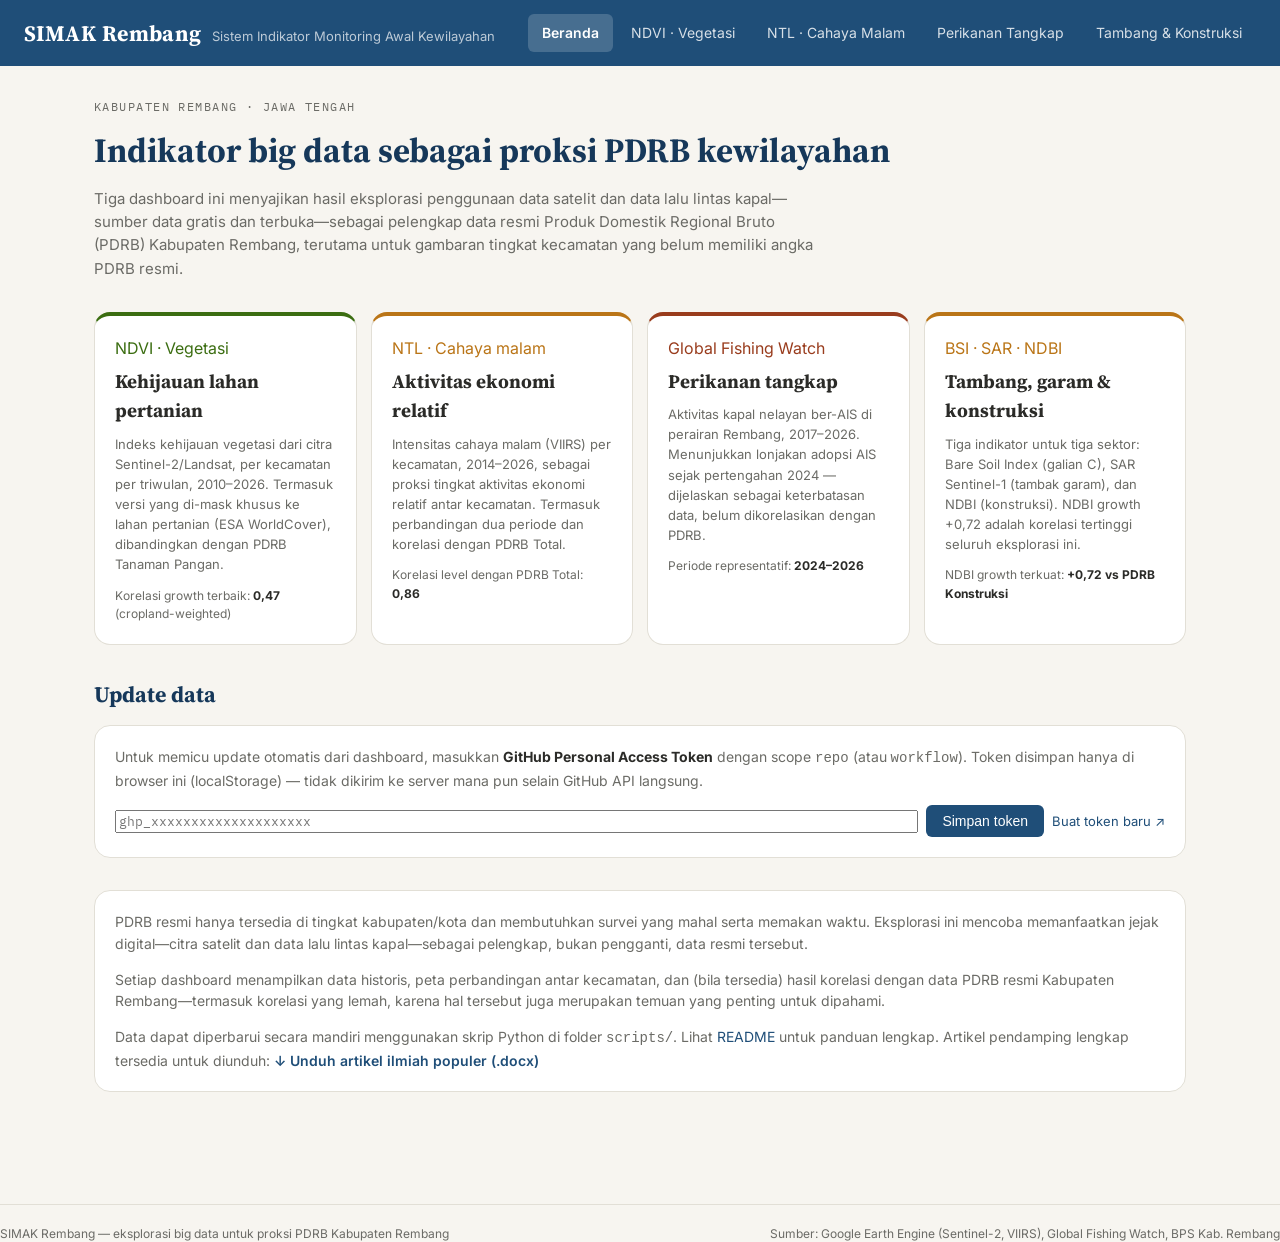
<file: index.html>
<!DOCTYPE html>
<html lang="id">
<head>
<meta charset="UTF-8">
<meta name="viewport" content="width=device-width, initial-scale=1.0">
<title>SIMAK Rembang &mdash; Indikator Big Data untuk Proksi PDRB</title>
<link rel="preconnect" href="https://fonts.googleapis.com">
<link rel="preconnect" href="https://fonts.gstatic.com" crossorigin>
<link href="https://fonts.googleapis.com/css2?family=Source+Serif+4:wght@600;700&family=Inter:wght@400;500;600&family=IBM+Plex+Mono:wght@400;500&display=swap" rel="stylesheet">
<link rel="stylesheet" href="assets/style.css">
</head>
<body>
<div id="topbar"></div>

<div class="page">
  <div class="hero">
    <div class="eyebrow">Kabupaten Rembang &middot; Jawa Tengah</div>
    <h1>Indikator big data sebagai proksi PDRB kewilayahan</h1>
    <p>
      Tiga dashboard ini menyajikan hasil eksplorasi penggunaan data satelit dan data lalu lintas
      kapal&mdash;sumber data gratis dan terbuka&mdash;sebagai pelengkap data resmi Produk Domestik
      Regional Bruto (PDRB) Kabupaten Rembang, terutama untuk gambaran tingkat kecamatan yang belum
      memiliki angka PDRB resmi.
    </p>
  </div>

  <div class="section">
    <div class="grid cols-4" style="gap:14px">

      <a class="card" href="ndvi.html" style="display:block;text-decoration:none;color:inherit;border-top:4px solid var(--ndvi)">
        <div class="eyebrow" style="color:var(--ndvi)">NDVI &middot; Vegetasi</div>
        <h3 style="margin:6px 0 8px;font-family:var(--font-display);font-size:19px">Kehijauan lahan pertanian</h3>
        <p style="font-size:13px;color:var(--ink-soft);margin:0 0 12px">
          Indeks kehijauan vegetasi dari citra Sentinel-2/Landsat, per kecamatan per triwulan,
          2010&ndash;2026. Termasuk versi yang di-mask khusus ke lahan pertanian (ESA WorldCover),
          dibandingkan dengan PDRB Tanaman Pangan.
        </p>
        <div style="font-size:12px;color:var(--ink-soft)">Korelasi growth terbaik: <strong style="color:var(--ink)">0,47</strong> (cropland-weighted)</div>
      </a>

      <a class="card" href="ntl.html" style="display:block;text-decoration:none;color:inherit;border-top:4px solid var(--ntl)">
        <div class="eyebrow" style="color:var(--ntl)">NTL &middot; Cahaya malam</div>
        <h3 style="margin:6px 0 8px;font-family:var(--font-display);font-size:19px">Aktivitas ekonomi relatif</h3>
        <p style="font-size:13px;color:var(--ink-soft);margin:0 0 12px">
          Intensitas cahaya malam (VIIRS) per kecamatan, 2014&ndash;2026, sebagai proksi tingkat
          aktivitas ekonomi relatif antar kecamatan. Termasuk perbandingan dua periode dan
          korelasi dengan PDRB Total.
        </p>
        <div style="font-size:12px;color:var(--ink-soft)">Korelasi level dengan PDRB Total: <strong style="color:var(--ink)">0,86</strong></div>
      </a>

      <a class="card" href="gfw.html" style="display:block;text-decoration:none;color:inherit;border-top:4px solid var(--gfw)">
        <div class="eyebrow" style="color:var(--gfw)">Global Fishing Watch</div>
        <h3 style="margin:6px 0 8px;font-family:var(--font-display);font-size:19px">Perikanan tangkap</h3>
        <p style="font-size:13px;color:var(--ink-soft);margin:0 0 12px">
          Aktivitas kapal nelayan ber-AIS di perairan Rembang, 2017&ndash;2026. Menunjukkan
          lonjakan adopsi AIS sejak pertengahan 2024 &mdash; dijelaskan sebagai keterbatasan data,
          belum dikorelasikan dengan PDRB.
        </p>
        <div style="font-size:12px;color:var(--ink-soft)">Periode representatif: <strong style="color:var(--ink)">2024&ndash;2026</strong></div>
      </a>

      <a class="card" href="mining.html" style="display:block;text-decoration:none;color:inherit;border-top:4px solid var(--ntl)">
        <div class="eyebrow" style="color:var(--ntl)">BSI &middot; SAR &middot; NDBI</div>
        <h3 style="margin:6px 0 8px;font-family:var(--font-display);font-size:19px">Tambang, garam &amp; konstruksi</h3>
        <p style="font-size:13px;color:var(--ink-soft);margin:0 0 12px">
          Tiga indikator untuk tiga sektor: Bare Soil Index (galian C), SAR Sentinel-1
          (tambak garam), dan NDBI (konstruksi). NDBI growth +0,72 adalah korelasi
          tertinggi seluruh eksplorasi ini.
        </p>
        <div style="font-size:12px;color:var(--ink-soft)">NDBI growth terkuat: <strong style="color:var(--ink)">+0,72 vs PDRB Konstruksi</strong></div>
      </a>

    </div>
  </div>

  <div class="section">
    <div class="section-head">
      <h2>Update data</h2>
      <span class="note" id="lastUpdateLabel"></span>
    </div>
    <div class="card" id="updatePanel">

      <!-- Status bar -->
      <div id="updateStatus" style="display:none;margin-bottom:14px;padding:10px 14px;border-radius:var(--radius-sm);font-size:13px"></div>

      <!-- Token setup (muncul jika belum ada token) -->
      <div id="tokenSetup">
        <p style="font-size:14px;color:var(--ink-soft);margin-top:0">
          Untuk memicu update otomatis dari dashboard, masukkan
          <strong style="color:var(--ink)">GitHub Personal Access Token</strong> dengan
          scope <code>repo</code> (atau <code>workflow</code>). Token disimpan hanya
          di browser ini (localStorage) — tidak dikirim ke server mana pun selain
          GitHub API langsung.
        </p>
        <div style="display:flex;gap:8px;flex-wrap:wrap;align-items:center">
          <input type="password" id="patInput" placeholder="ghp_xxxxxxxxxxxxxxxxxxxx"
            style="flex:1;min-width:260px;font-family:var(--font-mono);font-size:13px">
          <button onclick="savePAT()" style="padding:8px 16px;background:var(--navy);color:#fff;border:none;border-radius:var(--radius-sm);cursor:pointer;font-size:14px">
            Simpan token
          </button>
          <a href="https://github.com/settings/tokens/new?scopes=workflow&description=SIMAK+Rembang"
            target="_blank" rel="noopener"
            style="font-size:13px;color:var(--navy)">Buat token baru ↗</a>
        </div>
      </div>

      <!-- Panel update (muncul setelah token tersimpan) -->
      <div id="updateControls" style="display:none">
        <div style="display:flex;gap:12px;flex-wrap:wrap;align-items:center;margin-bottom:14px">
          <div>
            <div style="font-size:12px;color:var(--ink-soft);margin-bottom:4px">Akun/Repo</div>
            <code id="repoLabel" style="font-size:13px">wongrembang/big_data_PDRB</code>
          </div>
          <div style="margin-left:auto;display:flex;gap:8px">
            <button onclick="triggerUpdate(false)"
              style="padding:9px 20px;background:var(--navy);color:#fff;border:none;border-radius:var(--radius-sm);cursor:pointer;font-size:14px;font-weight:600">
              ▶ Jalankan update penuh
            </button>
            <button onclick="triggerUpdate(true)"
              style="padding:9px 16px;background:#fff;color:var(--navy);border:1px solid var(--line);border-radius:var(--radius-sm);cursor:pointer;font-size:13px">
              ▶ Skip GEE (GFW+PDRB saja)
            </button>
          </div>
        </div>
        <div style="font-size:12px;color:var(--ink-soft);display:flex;gap:16px;flex-wrap:wrap">
          <span>⏱ Estimasi: update penuh ~60 menit, skip GEE ~10 menit</span>
          <a href="https://github.com/wongrembang/big_data_PDRB/actions" target="_blank"
            rel="noopener" style="color:var(--navy)">Pantau progres di GitHub Actions ↗</a>
          <button onclick="clearPAT()"
            style="background:none;border:none;color:var(--ink-soft);cursor:pointer;font-size:12px;padding:0;text-decoration:underline">
            Hapus token tersimpan
          </button>
        </div>
      </div>

    </div>
  </div>

  <script>
    const REPO = "wongrembang/big_data_PDRB";
    const WORKFLOW_ID = "update-data.yml";
    const LS_KEY = "simak_gh_pat";

    function showStatus(msg, type) {
      const el = document.getElementById("updateStatus");
      el.style.display = "block";
      el.style.background = type === "ok" ? "#EAF3DE" : type === "err" ? "#FCEBEB" : "#FBF8F0";
      el.style.color = type === "ok" ? "#3B6D11" : type === "err" ? "#A32D2D" : "#633806";
      el.style.border = `1px solid ${type === "ok" ? "#C0DD97" : type === "err" ? "#F7C1C1" : "#FAC775"}`;
      el.textContent = msg;
    }

    function savePAT() {
      const val = document.getElementById("patInput").value.trim();
      if (!val.startsWith("ghp_") && !val.startsWith("github_pat_")) {
        showStatus("Format token tidak valid. Harus dimulai dengan ghp_ atau github_pat_", "err");
        return;
      }
      localStorage.setItem(LS_KEY, val);
      renderUpdatePanel();
      showStatus("Token tersimpan di browser. Siap untuk trigger update.", "ok");
    }

    function clearPAT() {
      if (!confirm("Hapus token dari browser?")) return;
      localStorage.removeItem(LS_KEY);
      renderUpdatePanel();
    }

    async function triggerUpdate(skipGee) {
      const pat = localStorage.getItem(LS_KEY);
      if (!pat) { showStatus("Token belum tersimpan.", "err"); return; }

      showStatus("Mengirim permintaan ke GitHub Actions...", "info");
      try {
        const res = await fetch(
          `https://api.github.com/repos/${REPO}/actions/workflows/${WORKFLOW_ID}/dispatches`,
          {
            method: "POST",
            headers: {
              "Authorization": `Bearer ${pat}`,
              "Accept": "application/vnd.github+json",
              "X-GitHub-Api-Version": "2022-11-28",
              "Content-Type": "application/json",
            },
            body: JSON.stringify({
              ref: "main",
              inputs: { skip_gee: skipGee ? "true" : "false" }
            })
          }
        );
        if (res.status === 204) {
          showStatus(
            `✓ Workflow berhasil dipicu! ${skipGee ? "Mode: Skip GEE (~10 menit)" : "Mode: Update penuh (~60 menit)"}. Pantau progres di GitHub Actions.`,
            "ok"
          );
        } else if (res.status === 401) {
          showStatus("Token tidak valid atau sudah expired. Buat token baru dan simpan ulang.", "err");
        } else if (res.status === 404) {
          showStatus("Workflow tidak ditemukan. Pastikan file .github/workflows/update-data.yml sudah ter-push ke repo.", "err");
        } else {
          const body = await res.json().catch(() => ({}));
          showStatus(`Error ${res.status}: ${body.message || "tidak diketahui"}`, "err");
        }
      } catch (e) {
        showStatus(`Gagal terhubung ke GitHub API: ${e.message}`, "err");
      }
    }

    function renderUpdatePanel() {
      const pat = localStorage.getItem(LS_KEY);
      document.getElementById("tokenSetup").style.display = pat ? "none" : "block";
      document.getElementById("updateControls").style.display = pat ? "block" : "none";
    }

    // Set label kapan data.js terakhir dimodifikasi (tidak bisa dari static site,
    // tapi bisa fetch commit info dari GitHub API)
    async function fetchLastUpdate() {
      try {
        const res = await fetch(
          `https://api.github.com/repos/${REPO}/commits?path=assets%2Fdata.js&per_page=1`,
          { headers: { "Accept": "application/vnd.github+json" } }
        );
        if (!res.ok) return;
        const commits = await res.json();
        if (commits.length) {
          const date = new Date(commits[0].commit.author.date);
          document.getElementById("lastUpdateLabel").textContent =
            "Data terakhir diperbarui: " + date.toLocaleDateString("id-ID", {
              day: "numeric", month: "long", year: "numeric"
            });
        }
      } catch (_) {}
    }

    renderUpdatePanel();
    fetchLastUpdate();
  </script>
    <div class="card" style="font-size:14px;color:var(--ink-soft)">
      <p style="margin-top:0">
        PDRB resmi hanya tersedia di tingkat kabupaten/kota dan membutuhkan survei yang mahal serta
        memakan waktu. Eksplorasi ini mencoba memanfaatkan jejak digital&mdash;citra satelit dan
        data lalu lintas kapal&mdash;sebagai pelengkap, bukan pengganti, data resmi tersebut.
      </p>
      <p>
        Setiap dashboard menampilkan data historis, peta perbandingan antar kecamatan, dan
        (bila tersedia) hasil korelasi dengan data PDRB resmi Kabupaten Rembang&mdash;termasuk
        korelasi yang lemah, karena hal tersebut juga merupakan temuan yang penting untuk
        dipahami.
      </p>
      <p style="margin-bottom:0">
        Data dapat diperbarui secara mandiri menggunakan skrip Python di folder
        <code>scripts/</code>. Lihat <a href="https://github.com/wongrembang" target="_blank" rel="noopener">README</a>
        untuk panduan lengkap. Artikel pendamping lengkap tersedia untuk diunduh:
        <a href="docs/artikel_bigdata_pdrb_rembang.docx" download style="font-weight:600;color:var(--navy)">
          ↓ Unduh artikel ilmiah populer (.docx)
        </a>
      </p>
    </div>
  </div>
</div>

<div id="footer"></div>

<script src="assets/shared.js"></script>
<script>
  mountTopbar("index.html");
  mountFooter();
</script>
</body>
</html>
</file>
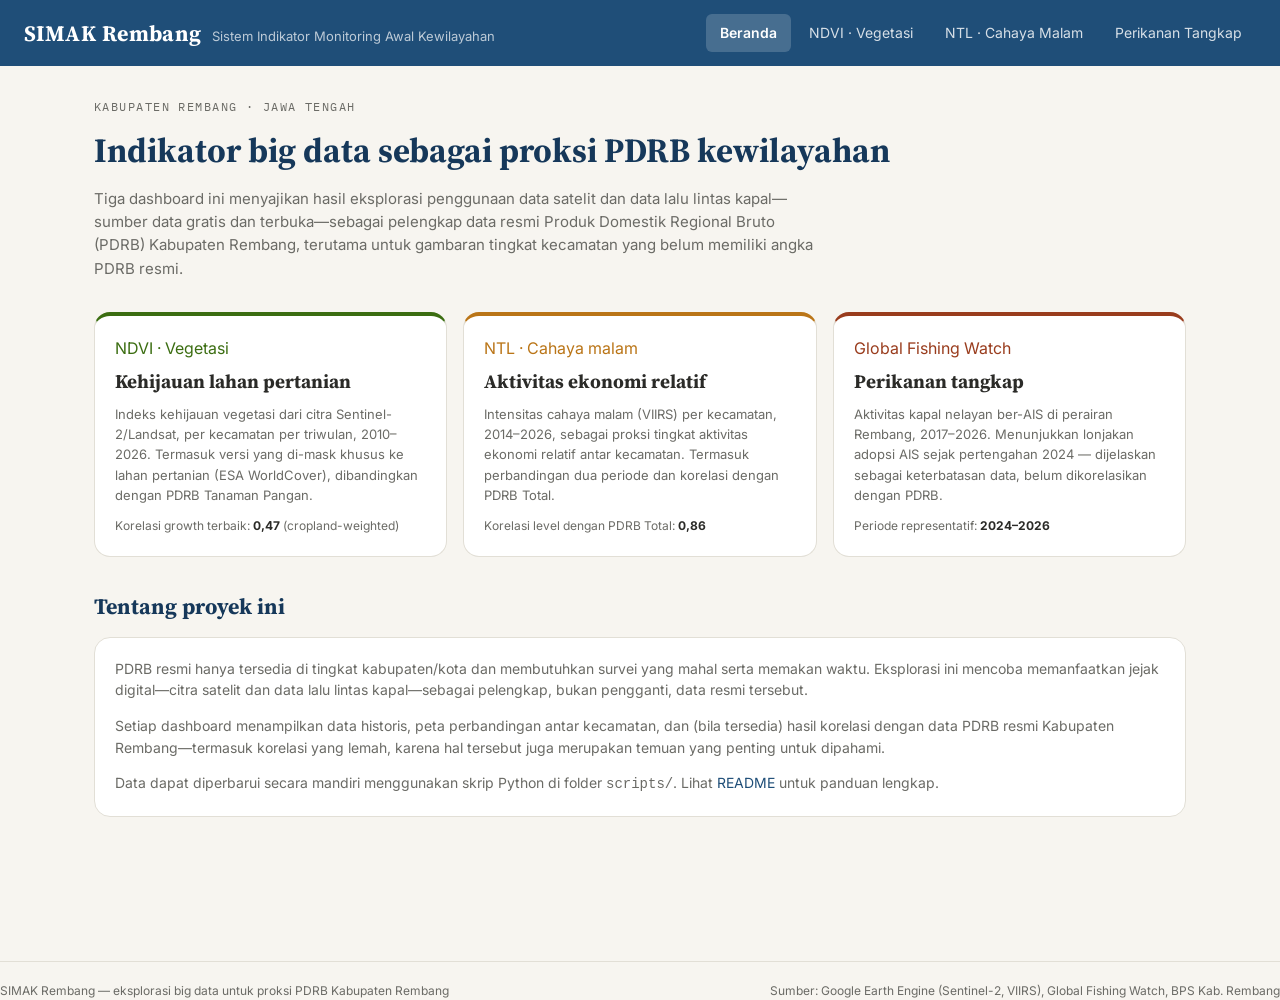
<file: dashboard-rembang/index.html>
<!DOCTYPE html>
<html lang="id">
<head>
<meta charset="UTF-8">
<meta name="viewport" content="width=device-width, initial-scale=1.0">
<title>SIMAK Rembang &mdash; Indikator Big Data untuk Proksi PDRB</title>
<link rel="preconnect" href="https://fonts.googleapis.com">
<link rel="preconnect" href="https://fonts.gstatic.com" crossorigin>
<link href="https://fonts.googleapis.com/css2?family=Source+Serif+4:wght@600;700&family=Inter:wght@400;500;600&family=IBM+Plex+Mono:wght@400;500&display=swap" rel="stylesheet">
<link rel="stylesheet" href="assets/style.css">
</head>
<body>
<div id="topbar"></div>

<div class="page">
  <div class="hero">
    <div class="eyebrow">Kabupaten Rembang &middot; Jawa Tengah</div>
    <h1>Indikator big data sebagai proksi PDRB kewilayahan</h1>
    <p>
      Tiga dashboard ini menyajikan hasil eksplorasi penggunaan data satelit dan data lalu lintas
      kapal&mdash;sumber data gratis dan terbuka&mdash;sebagai pelengkap data resmi Produk Domestik
      Regional Bruto (PDRB) Kabupaten Rembang, terutama untuk gambaran tingkat kecamatan yang belum
      memiliki angka PDRB resmi.
    </p>
  </div>

  <div class="section">
    <div class="grid cols-3">

      <a class="card" href="ndvi.html" style="display:block;text-decoration:none;color:inherit;border-top:4px solid var(--ndvi)">
        <div class="eyebrow" style="color:var(--ndvi)">NDVI &middot; Vegetasi</div>
        <h3 style="margin:6px 0 8px;font-family:var(--font-display);font-size:19px">Kehijauan lahan pertanian</h3>
        <p style="font-size:13px;color:var(--ink-soft);margin:0 0 12px">
          Indeks kehijauan vegetasi dari citra Sentinel-2/Landsat, per kecamatan per triwulan,
          2010&ndash;2026. Termasuk versi yang di-mask khusus ke lahan pertanian (ESA WorldCover),
          dibandingkan dengan PDRB Tanaman Pangan.
        </p>
        <div style="font-size:12px;color:var(--ink-soft)">Korelasi growth terbaik: <strong style="color:var(--ink)">0,47</strong> (cropland-weighted)</div>
      </a>

      <a class="card" href="ntl.html" style="display:block;text-decoration:none;color:inherit;border-top:4px solid var(--ntl)">
        <div class="eyebrow" style="color:var(--ntl)">NTL &middot; Cahaya malam</div>
        <h3 style="margin:6px 0 8px;font-family:var(--font-display);font-size:19px">Aktivitas ekonomi relatif</h3>
        <p style="font-size:13px;color:var(--ink-soft);margin:0 0 12px">
          Intensitas cahaya malam (VIIRS) per kecamatan, 2014&ndash;2026, sebagai proksi tingkat
          aktivitas ekonomi relatif antar kecamatan. Termasuk perbandingan dua periode dan
          korelasi dengan PDRB Total.
        </p>
        <div style="font-size:12px;color:var(--ink-soft)">Korelasi level dengan PDRB Total: <strong style="color:var(--ink)">0,86</strong></div>
      </a>

      <a class="card" href="gfw.html" style="display:block;text-decoration:none;color:inherit;border-top:4px solid var(--gfw)">
        <div class="eyebrow" style="color:var(--gfw)">Global Fishing Watch</div>
        <h3 style="margin:6px 0 8px;font-family:var(--font-display);font-size:19px">Perikanan tangkap</h3>
        <p style="font-size:13px;color:var(--ink-soft);margin:0 0 12px">
          Aktivitas kapal nelayan ber-AIS di perairan Rembang, 2017&ndash;2026. Menunjukkan
          lonjakan adopsi AIS sejak pertengahan 2024 &mdash; dijelaskan sebagai keterbatasan data,
          belum dikorelasikan dengan PDRB.
        </p>
        <div style="font-size:12px;color:var(--ink-soft)">Periode representatif: <strong style="color:var(--ink)">2024&ndash;2026</strong></div>
      </a>

    </div>
  </div>

  <div class="section">
    <div class="section-head">
      <h2>Tentang proyek ini</h2>
    </div>
    <div class="card" style="font-size:14px;color:var(--ink-soft)">
      <p style="margin-top:0">
        PDRB resmi hanya tersedia di tingkat kabupaten/kota dan membutuhkan survei yang mahal serta
        memakan waktu. Eksplorasi ini mencoba memanfaatkan jejak digital&mdash;citra satelit dan
        data lalu lintas kapal&mdash;sebagai pelengkap, bukan pengganti, data resmi tersebut.
      </p>
      <p>
        Setiap dashboard menampilkan data historis, peta perbandingan antar kecamatan, dan
        (bila tersedia) hasil korelasi dengan data PDRB resmi Kabupaten Rembang&mdash;termasuk
        korelasi yang lemah, karena hal tersebut juga merupakan temuan yang penting untuk
        dipahami.
      </p>
      <p style="margin-bottom:0">
        Data dapat diperbarui secara mandiri menggunakan skrip Python di folder
        <code>scripts/</code>. Lihat <a href="https://github.com/wongrembang" target="_blank" rel="noopener">README</a>
        untuk panduan lengkap.
      </p>
    </div>
  </div>
</div>

<div id="footer"></div>

<script src="assets/shared.js"></script>
<script>
  mountTopbar("index.html");
  mountFooter();
</script>
</body>
</html>
</file>
<file: assets/style.css>
/* =============================================================================
   SIMAK Rembang - Shared Stylesheet
   Palet: Navy BPS (#1F4E78) + krem hangat, dengan aksen per-indikator:
     - NDVI: hijau (#3B6D11 / #639922)
     - NTL:  amber/kuning malam (#BA7517 / #EF9F27)
     - GFW:  coral/laut (#D85A30 / #993C1D)
============================================================================= */

:root {
  --navy: #1F4E78;
  --navy-dark: #16385A;
  --cream: #F7F5F0;
  --cream-card: #FFFFFF;
  --ink: #2B2B28;
  --ink-soft: #6B6B66;
  --line: #E2DFD6;

  --ndvi: #3B6D11;
  --ndvi-light: #C0DD97;
  --ntl: #BA7517;
  --ntl-light: #FAC775;
  --gfw: #993C1D;
  --gfw-light: #F0997B;

  --radius-sm: 6px;
  --radius-md: 10px;
  --radius-lg: 16px;

  --font-display: "Source Serif 4", Georgia, serif;
  --font-body: "Inter", -apple-system, BlinkMacSystemFont, "Segoe UI", sans-serif;
  --font-mono: "IBM Plex Mono", "SF Mono", Consolas, monospace;
}

* { box-sizing: border-box; }

body {
  margin: 0;
  font-family: var(--font-body);
  background: var(--cream);
  color: var(--ink);
  line-height: 1.55;
  -webkit-font-smoothing: antialiased;
}

a { color: var(--navy); text-decoration: none; }
a:hover { text-decoration: underline; }

/* ---------------------------------------------------------------------------
   Top bar
--------------------------------------------------------------------------- */
.topbar {
  background: var(--navy);
  color: #fff;
  padding: 14px 24px;
  display: flex;
  align-items: center;
  justify-content: space-between;
  flex-wrap: wrap;
  gap: 12px;
}
.topbar .brand {
  display: flex;
  align-items: baseline;
  gap: 10px;
}
.topbar .brand .mark {
  font-family: var(--font-display);
  font-weight: 700;
  font-size: 22px;
  letter-spacing: 0.02em;
}
.topbar .brand .sub {
  font-size: 13px;
  color: rgba(255,255,255,0.7);
}
.topbar nav {
  display: flex;
  gap: 4px;
  flex-wrap: wrap;
}
.topbar nav a {
  color: rgba(255,255,255,0.82);
  font-size: 14px;
  padding: 8px 14px;
  border-radius: var(--radius-sm);
  transition: background 0.15s, color 0.15s;
}
.topbar nav a:hover {
  background: rgba(255,255,255,0.12);
  color: #fff;
  text-decoration: none;
}
.topbar nav a.active {
  background: rgba(255,255,255,0.18);
  color: #fff;
  font-weight: 600;
}

/* ---------------------------------------------------------------------------
   Layout
--------------------------------------------------------------------------- */
.page {
  max-width: 1140px;
  margin: 0 auto;
  padding: 32px 24px 64px;
}

.hero {
  margin-bottom: 28px;
}
.hero .eyebrow {
  font-family: var(--font-mono);
  font-size: 12px;
  letter-spacing: 0.12em;
  text-transform: uppercase;
  color: var(--ink-soft);
  margin-bottom: 8px;
}
.hero h1 {
  font-family: var(--font-display);
  font-size: 34px;
  font-weight: 700;
  margin: 0 0 10px;
  color: var(--navy-dark);
}
.hero p {
  font-size: 15px;
  color: var(--ink-soft);
  max-width: 720px;
  margin: 0;
}

/* ---------------------------------------------------------------------------
   Cards / panels
--------------------------------------------------------------------------- */
.card {
  background: var(--cream-card);
  border: 1px solid var(--line);
  border-radius: var(--radius-lg);
  padding: 20px;
}

.grid {
  display: grid;
  gap: 16px;
}
.grid.cols-2 { grid-template-columns: repeat(2, 1fr); }
.grid.cols-3 { grid-template-columns: repeat(3, 1fr); }
.grid.cols-4 { grid-template-columns: repeat(4, minmax(0,1fr)); }

@media (max-width: 800px) {
  .grid.cols-2, .grid.cols-3, .grid.cols-4 { grid-template-columns: 1fr 1fr; }
}
@media (max-width: 540px) {
  .grid.cols-2, .grid.cols-3, .grid.cols-4 { grid-template-columns: 1fr; }
}

/* Metric cards */
.metric {
  background: var(--cream-card);
  border: 1px solid var(--line);
  border-radius: var(--radius-md);
  padding: 14px 16px;
}
.metric .label {
  font-size: 12px;
  color: var(--ink-soft);
  margin-bottom: 4px;
}
.metric .value {
  font-family: var(--font-mono);
  font-size: 24px;
  font-weight: 600;
}
.metric .delta {
  font-size: 12px;
  margin-top: 4px;
}
.metric .delta.up { color: var(--ndvi); }
.metric .delta.down { color: var(--gfw); }

/* ---------------------------------------------------------------------------
   Section headers
--------------------------------------------------------------------------- */
.section {
  margin: 32px 0;
}
.section-head {
  display: flex;
  align-items: baseline;
  justify-content: space-between;
  gap: 12px;
  margin-bottom: 14px;
  flex-wrap: wrap;
}
.section-head h2 {
  font-family: var(--font-display);
  font-size: 22px;
  margin: 0;
  color: var(--navy-dark);
}
.section-head .note {
  font-size: 13px;
  color: var(--ink-soft);
}

/* ---------------------------------------------------------------------------
   Controls
--------------------------------------------------------------------------- */
.controls {
  display: flex;
  gap: 10px;
  flex-wrap: wrap;
  align-items: center;
  margin-bottom: 16px;
}
.controls label {
  font-size: 13px;
  color: var(--ink-soft);
}
.controls select, .controls input[type=range] {
  font-family: var(--font-body);
  font-size: 14px;
  padding: 6px 10px;
  border: 1px solid var(--line);
  border-radius: var(--radius-sm);
  background: #fff;
  color: var(--ink);
}
.btn-group {
  display: inline-flex;
  border: 1px solid var(--line);
  border-radius: var(--radius-sm);
  overflow: hidden;
}
.btn-group button {
  font-family: var(--font-body);
  font-size: 13px;
  padding: 7px 14px;
  border: none;
  background: #fff;
  color: var(--ink-soft);
  cursor: pointer;
  border-right: 1px solid var(--line);
  transition: background 0.15s, color 0.15s;
}
.btn-group button:last-child { border-right: none; }
.btn-group button:hover { background: var(--cream); }
.btn-group button.active {
  background: var(--navy);
  color: #fff;
  font-weight: 600;
}

/* ---------------------------------------------------------------------------
   Map / legend
--------------------------------------------------------------------------- */
.map-wrap {
  display: grid;
  grid-template-columns: 1.4fr 1fr;
  gap: 20px;
}
@media (max-width: 800px) {
  .map-wrap { grid-template-columns: 1fr; }
}
.legend {
  display: flex;
  align-items: center;
  gap: 8px;
  font-size: 12px;
  color: var(--ink-soft);
  margin-top: 10px;
}
.legend .ramp {
  display: flex;
  height: 10px;
  border-radius: 3px;
  overflow: hidden;
  flex: 1;
  max-width: 180px;
}
.legend .ramp span { flex: 1; }

.tooltip-box {
  font-size: 13px;
  min-height: 1.4em;
  color: var(--navy-dark);
  font-weight: 600;
}
.tooltip-box .sub {
  font-weight: 400;
  color: var(--ink-soft);
  font-size: 12px;
}

/* ---------------------------------------------------------------------------
   Table (kecamatan ranking)
--------------------------------------------------------------------------- */
table.rank {
  width: 100%;
  border-collapse: collapse;
  font-size: 13px;
}
table.rank th, table.rank td {
  text-align: left;
  padding: 7px 10px;
  border-bottom: 1px solid var(--line);
}
table.rank th {
  font-size: 11px;
  text-transform: uppercase;
  letter-spacing: 0.06em;
  color: var(--ink-soft);
  font-weight: 600;
}
table.rank td.num, table.rank th.num { text-align: right; font-family: var(--font-mono); }
table.rank tr:hover td { background: var(--cream); }

/* ---------------------------------------------------------------------------
   Footer / notes
--------------------------------------------------------------------------- */
.note-box {
  background: #FBF8F0;
  border: 1px solid var(--line);
  border-left: 3px solid var(--ntl);
  border-radius: var(--radius-sm);
  padding: 12px 16px;
  font-size: 13px;
  color: var(--ink-soft);
}
.note-box strong { color: var(--ink); }

footer {
  margin-top: 48px;
  padding-top: 20px;
  border-top: 1px solid var(--line);
  font-size: 12px;
  color: var(--ink-soft);
  display: flex;
  justify-content: space-between;
  flex-wrap: wrap;
  gap: 8px;
}

/* Chart containers - pastikan tidak terpotong */
canvas {
  display: block;
  max-width: 100%;
}

/* Visually hidden (for chart aria descriptions) */
.sr-only {
  position: absolute;
  width: 1px; height: 1px;
  padding: 0; margin: -1px;
  overflow: hidden;
  clip: rect(0,0,0,0);
  white-space: nowrap;
  border: 0;
}
</file>
<file: dashboard-rembang/assets/style.css>
/* =============================================================================
   SIMAK Rembang - Shared Stylesheet
   Palet: Navy BPS (#1F4E78) + krem hangat, dengan aksen per-indikator:
     - NDVI: hijau (#3B6D11 / #639922)
     - NTL:  amber/kuning malam (#BA7517 / #EF9F27)
     - GFW:  coral/laut (#D85A30 / #993C1D)
============================================================================= */

:root {
  --navy: #1F4E78;
  --navy-dark: #16385A;
  --cream: #F7F5F0;
  --cream-card: #FFFFFF;
  --ink: #2B2B28;
  --ink-soft: #6B6B66;
  --line: #E2DFD6;

  --ndvi: #3B6D11;
  --ndvi-light: #C0DD97;
  --ntl: #BA7517;
  --ntl-light: #FAC775;
  --gfw: #993C1D;
  --gfw-light: #F0997B;

  --radius-sm: 6px;
  --radius-md: 10px;
  --radius-lg: 16px;

  --font-display: "Source Serif 4", Georgia, serif;
  --font-body: "Inter", -apple-system, BlinkMacSystemFont, "Segoe UI", sans-serif;
  --font-mono: "IBM Plex Mono", "SF Mono", Consolas, monospace;
}

* { box-sizing: border-box; }

body {
  margin: 0;
  font-family: var(--font-body);
  background: var(--cream);
  color: var(--ink);
  line-height: 1.55;
  -webkit-font-smoothing: antialiased;
}

a { color: var(--navy); text-decoration: none; }
a:hover { text-decoration: underline; }

/* ---------------------------------------------------------------------------
   Top bar
--------------------------------------------------------------------------- */
.topbar {
  background: var(--navy);
  color: #fff;
  padding: 14px 24px;
  display: flex;
  align-items: center;
  justify-content: space-between;
  flex-wrap: wrap;
  gap: 12px;
}
.topbar .brand {
  display: flex;
  align-items: baseline;
  gap: 10px;
}
.topbar .brand .mark {
  font-family: var(--font-display);
  font-weight: 700;
  font-size: 22px;
  letter-spacing: 0.02em;
}
.topbar .brand .sub {
  font-size: 13px;
  color: rgba(255,255,255,0.7);
}
.topbar nav {
  display: flex;
  gap: 4px;
  flex-wrap: wrap;
}
.topbar nav a {
  color: rgba(255,255,255,0.82);
  font-size: 14px;
  padding: 8px 14px;
  border-radius: var(--radius-sm);
  transition: background 0.15s, color 0.15s;
}
.topbar nav a:hover {
  background: rgba(255,255,255,0.12);
  color: #fff;
  text-decoration: none;
}
.topbar nav a.active {
  background: rgba(255,255,255,0.18);
  color: #fff;
  font-weight: 600;
}

/* ---------------------------------------------------------------------------
   Layout
--------------------------------------------------------------------------- */
.page {
  max-width: 1140px;
  margin: 0 auto;
  padding: 32px 24px 64px;
}

.hero {
  margin-bottom: 28px;
}
.hero .eyebrow {
  font-family: var(--font-mono);
  font-size: 12px;
  letter-spacing: 0.12em;
  text-transform: uppercase;
  color: var(--ink-soft);
  margin-bottom: 8px;
}
.hero h1 {
  font-family: var(--font-display);
  font-size: 34px;
  font-weight: 700;
  margin: 0 0 10px;
  color: var(--navy-dark);
}
.hero p {
  font-size: 15px;
  color: var(--ink-soft);
  max-width: 720px;
  margin: 0;
}

/* ---------------------------------------------------------------------------
   Cards / panels
--------------------------------------------------------------------------- */
.card {
  background: var(--cream-card);
  border: 1px solid var(--line);
  border-radius: var(--radius-lg);
  padding: 20px;
}

.grid {
  display: grid;
  gap: 16px;
}
.grid.cols-2 { grid-template-columns: repeat(2, 1fr); }
.grid.cols-3 { grid-template-columns: repeat(3, 1fr); }
.grid.cols-4 { grid-template-columns: repeat(4, minmax(0,1fr)); }

@media (max-width: 800px) {
  .grid.cols-2, .grid.cols-3, .grid.cols-4 { grid-template-columns: 1fr 1fr; }
}
@media (max-width: 540px) {
  .grid.cols-2, .grid.cols-3, .grid.cols-4 { grid-template-columns: 1fr; }
}

/* Metric cards */
.metric {
  background: var(--cream-card);
  border: 1px solid var(--line);
  border-radius: var(--radius-md);
  padding: 14px 16px;
}
.metric .label {
  font-size: 12px;
  color: var(--ink-soft);
  margin-bottom: 4px;
}
.metric .value {
  font-family: var(--font-mono);
  font-size: 24px;
  font-weight: 600;
}
.metric .delta {
  font-size: 12px;
  margin-top: 4px;
}
.metric .delta.up { color: var(--ndvi); }
.metric .delta.down { color: var(--gfw); }

/* ---------------------------------------------------------------------------
   Section headers
--------------------------------------------------------------------------- */
.section {
  margin: 32px 0;
}
.section-head {
  display: flex;
  align-items: baseline;
  justify-content: space-between;
  gap: 12px;
  margin-bottom: 14px;
  flex-wrap: wrap;
}
.section-head h2 {
  font-family: var(--font-display);
  font-size: 22px;
  margin: 0;
  color: var(--navy-dark);
}
.section-head .note {
  font-size: 13px;
  color: var(--ink-soft);
}

/* ---------------------------------------------------------------------------
   Controls
--------------------------------------------------------------------------- */
.controls {
  display: flex;
  gap: 10px;
  flex-wrap: wrap;
  align-items: center;
  margin-bottom: 16px;
}
.controls label {
  font-size: 13px;
  color: var(--ink-soft);
}
.controls select, .controls input[type=range] {
  font-family: var(--font-body);
  font-size: 14px;
  padding: 6px 10px;
  border: 1px solid var(--line);
  border-radius: var(--radius-sm);
  background: #fff;
  color: var(--ink);
}
.btn-group {
  display: inline-flex;
  border: 1px solid var(--line);
  border-radius: var(--radius-sm);
  overflow: hidden;
}
.btn-group button {
  font-family: var(--font-body);
  font-size: 13px;
  padding: 7px 14px;
  border: none;
  background: #fff;
  color: var(--ink-soft);
  cursor: pointer;
  border-right: 1px solid var(--line);
  transition: background 0.15s, color 0.15s;
}
.btn-group button:last-child { border-right: none; }
.btn-group button:hover { background: var(--cream); }
.btn-group button.active {
  background: var(--navy);
  color: #fff;
  font-weight: 600;
}

/* ---------------------------------------------------------------------------
   Map / legend
--------------------------------------------------------------------------- */
.map-wrap {
  display: grid;
  grid-template-columns: 1.4fr 1fr;
  gap: 20px;
}
@media (max-width: 800px) {
  .map-wrap { grid-template-columns: 1fr; }
}
.legend {
  display: flex;
  align-items: center;
  gap: 8px;
  font-size: 12px;
  color: var(--ink-soft);
  margin-top: 10px;
}
.legend .ramp {
  display: flex;
  height: 10px;
  border-radius: 3px;
  overflow: hidden;
  flex: 1;
  max-width: 180px;
}
.legend .ramp span { flex: 1; }

.tooltip-box {
  font-size: 13px;
  min-height: 1.4em;
  color: var(--navy-dark);
  font-weight: 600;
}
.tooltip-box .sub {
  font-weight: 400;
  color: var(--ink-soft);
  font-size: 12px;
}

/* ---------------------------------------------------------------------------
   Table (kecamatan ranking)
--------------------------------------------------------------------------- */
table.rank {
  width: 100%;
  border-collapse: collapse;
  font-size: 13px;
}
table.rank th, table.rank td {
  text-align: left;
  padding: 7px 10px;
  border-bottom: 1px solid var(--line);
}
table.rank th {
  font-size: 11px;
  text-transform: uppercase;
  letter-spacing: 0.06em;
  color: var(--ink-soft);
  font-weight: 600;
}
table.rank td.num, table.rank th.num { text-align: right; font-family: var(--font-mono); }
table.rank tr:hover td { background: var(--cream); }

/* ---------------------------------------------------------------------------
   Footer / notes
--------------------------------------------------------------------------- */
.note-box {
  background: #FBF8F0;
  border: 1px solid var(--line);
  border-left: 3px solid var(--ntl);
  border-radius: var(--radius-sm);
  padding: 12px 16px;
  font-size: 13px;
  color: var(--ink-soft);
}
.note-box strong { color: var(--ink); }

footer {
  margin-top: 48px;
  padding-top: 20px;
  border-top: 1px solid var(--line);
  font-size: 12px;
  color: var(--ink-soft);
  display: flex;
  justify-content: space-between;
  flex-wrap: wrap;
  gap: 8px;
}

/* Visually hidden (for chart aria descriptions) */
.sr-only {
  position: absolute;
  width: 1px; height: 1px;
  padding: 0; margin: -1px;
  overflow: hidden;
  clip: rect(0,0,0,0);
  white-space: nowrap;
  border: 0;
}
</file>
